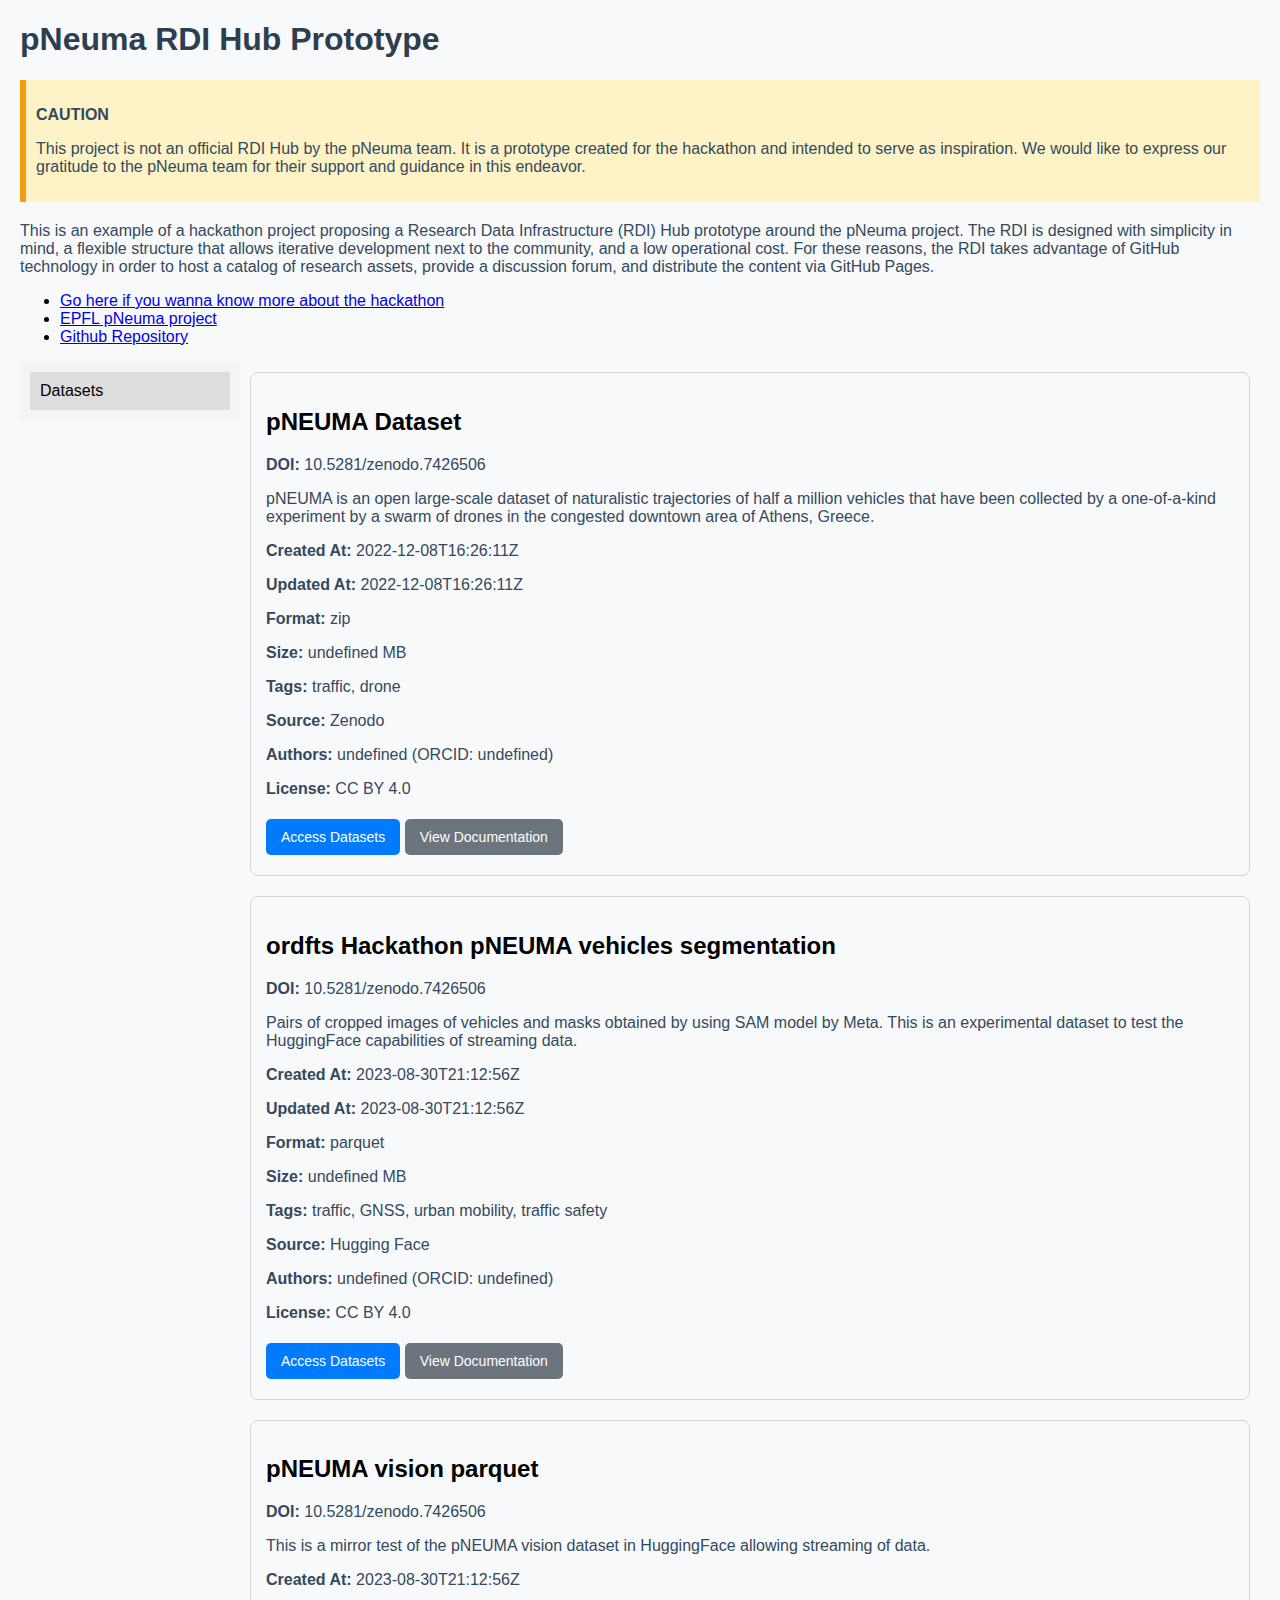
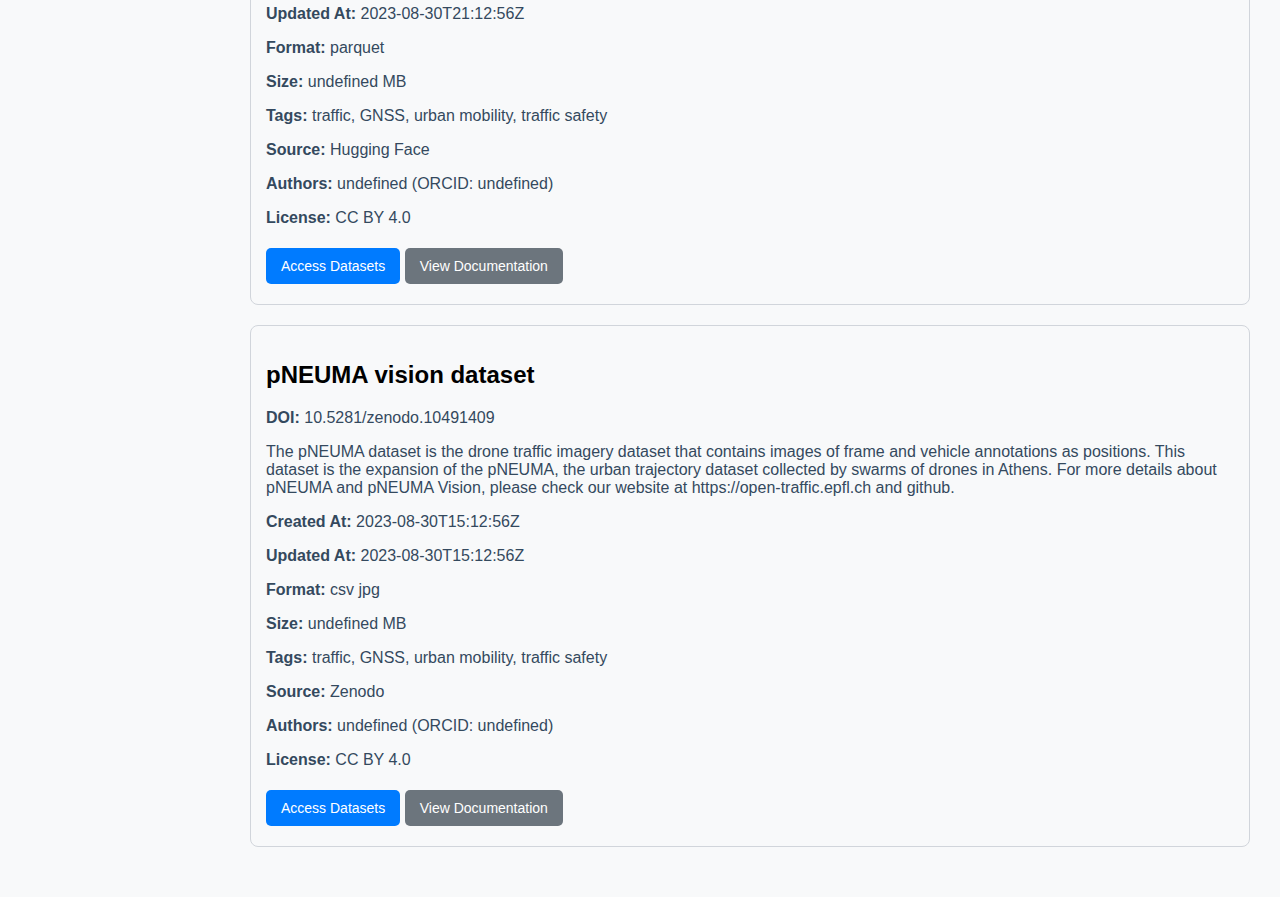
<file: index.html>
<!DOCTYPE html>
<html lang="en">
<head>
    <meta charset="UTF-8">
    <meta name="viewport" content="width=device-width, initial-scale=1.0">
    <title>pNeuma RDI Hub Prototype</title>
    <link rel="stylesheet" href="styles.css">
</head>
<body>

    <h1>pNeuma RDI Hub Prototype</h1>
    
    <div class="caution-box">
        <p><strong>CAUTION</strong></p>
        <p>This project is not an official RDI Hub by the pNeuma team. It is a prototype created for the hackathon and intended to serve as inspiration. We would like to express our gratitude to the pNeuma team for their support and guidance in this endeavor.</p>
    </div>

    <p>This is an example of a hackathon project proposing a Research Data Infrastructure (RDI) Hub prototype around the pNeuma project. The RDI is designed with simplicity in mind, a flexible structure that allows iterative development next to the community, and a low operational cost. For these reasons, the RDI takes advantage of GitHub technology in order to host a catalog of research assets, provide a discussion forum, and distribute the content via GitHub Pages.</p>

    <ul>
        <li><a href="https://sdsc-hackathons.ch/">Go here if you wanna know more about the hackathon</a></li>
        <li><a href="https://open-traffic.epfl.ch">EPFL pNeuma project</a></li>
        <li><a href="https://github.com/sdsc-ordes/ordfts-hackathon-pneuma-rdi-hub">Github Repository</a></li>
    </ul>

    <div class="sidebar"></div>
    <div class="content-container"></div>

    <script src="script.js"></script>
    
</body>
</html>
</file>
<file: styles.css>
body {
    font-family: Arial, sans-serif;
    margin: 20px;
    background-color: #f8f9fa;
}

h1 {
    color: #2c3e50;
}

p {
    font-size: 16px;
    color: #34495e;
}

.caution-box {
    background-color: #fef3c7;
    border-left: 6px solid #f59e0b;
    padding: 10px;
    margin: 20px 0;
}

.dataset-container {
    margin-top: 30px;
}

.dataset {
    background-color: #ffffff;
    border: 1px solid #d1d5db;
    border-radius: 8px;
    padding: 15px;
    margin-bottom: 20px;
}

.dataset h2 {
    margin-top: 0;
}

.dataset p {
    margin: 5px 0;
}

.sidebar {
    width: 200px;
    float: left;
    background-color: #f4f4f4;
    padding: 10px;
}

.tab {
    padding: 10px;
    cursor: pointer;
}

.tab.active {
    background-color: #ddd;
}

.content-container {
    margin-left: 220px;
    padding: 10px;
}

.item {
    margin-bottom: 20px;
    border: 1px solid #d1d5db;
    border-radius: 8px;
    padding: 15px;
}

.button {
    display: inline-block;
    padding: 10px 15px;
    margin: 5px 0;
    font-size: 14px;
    color: #ffffff;
    background-color: #007bff;
    border: none;
    border-radius: 5px;
    text-align: center;
    text-decoration: none;
    cursor: pointer;
}

.button-secondary {
    background-color: #6c757d;
}
</file>
